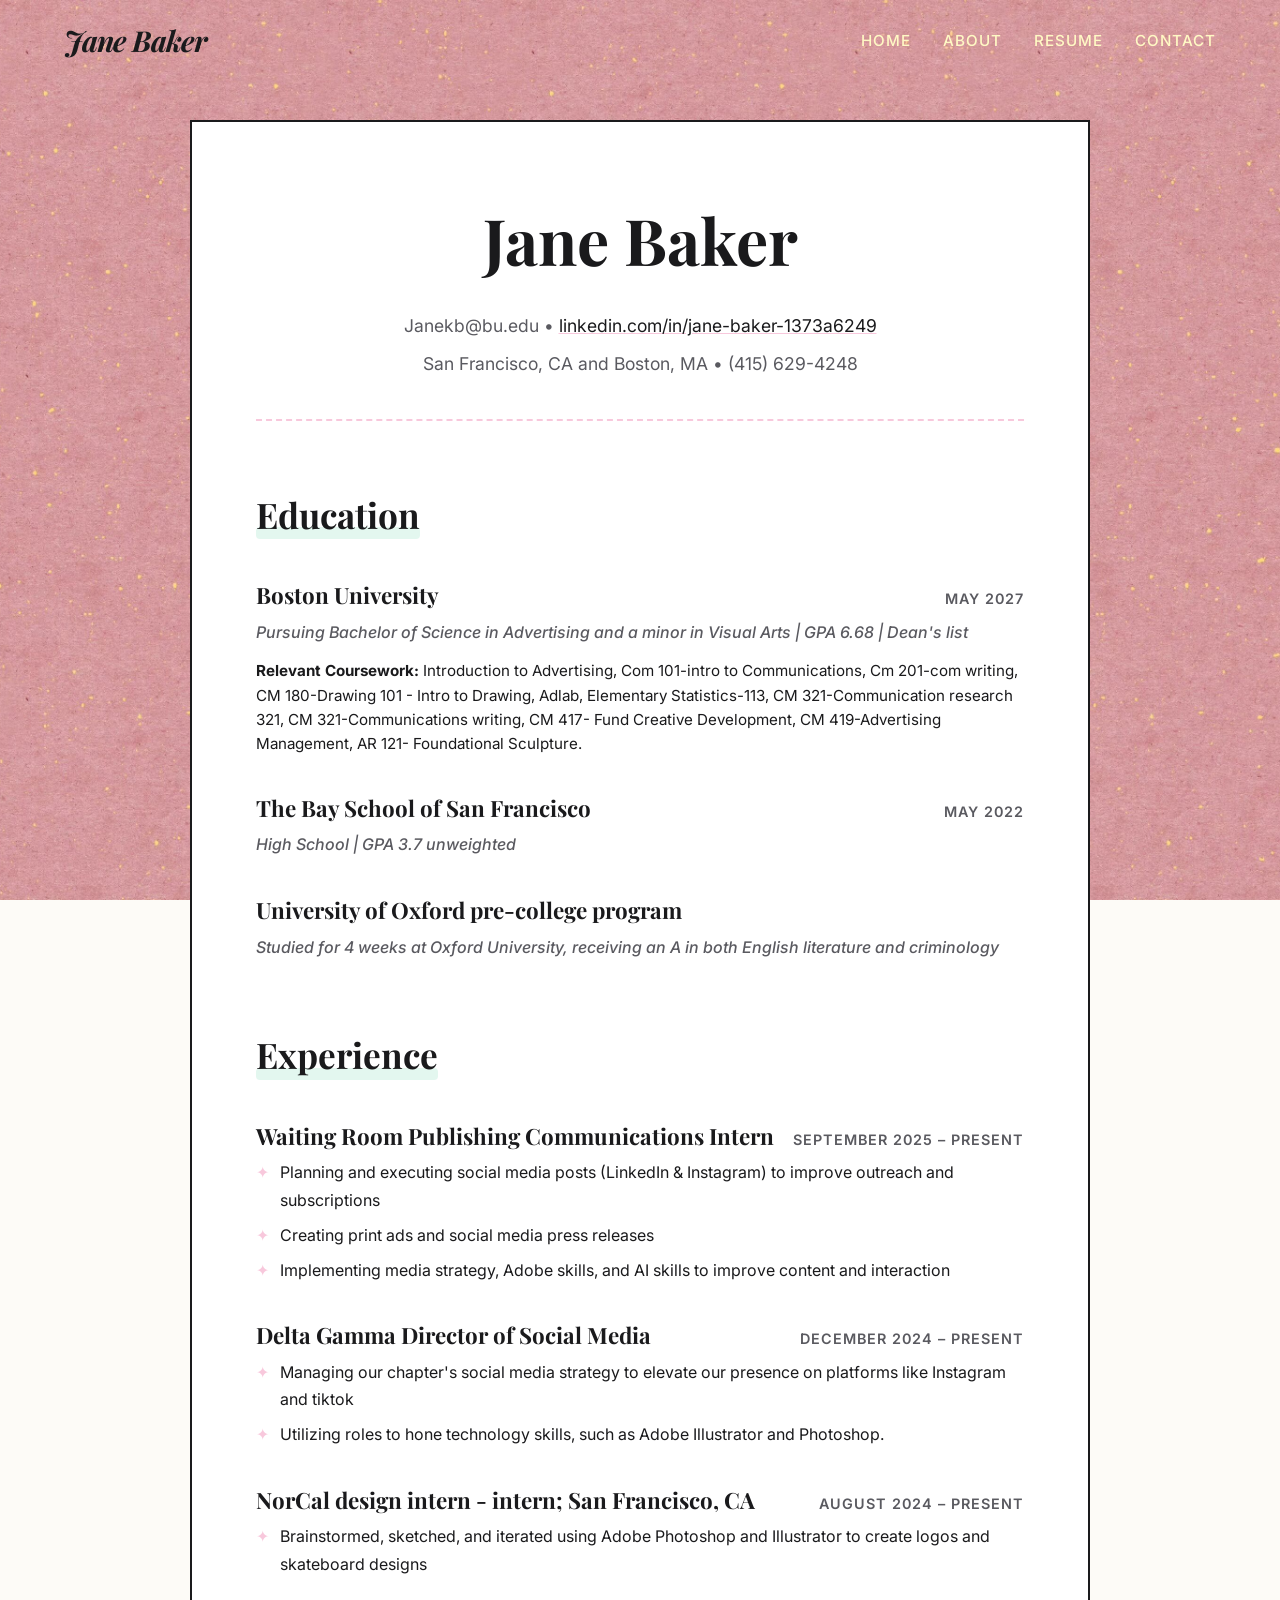
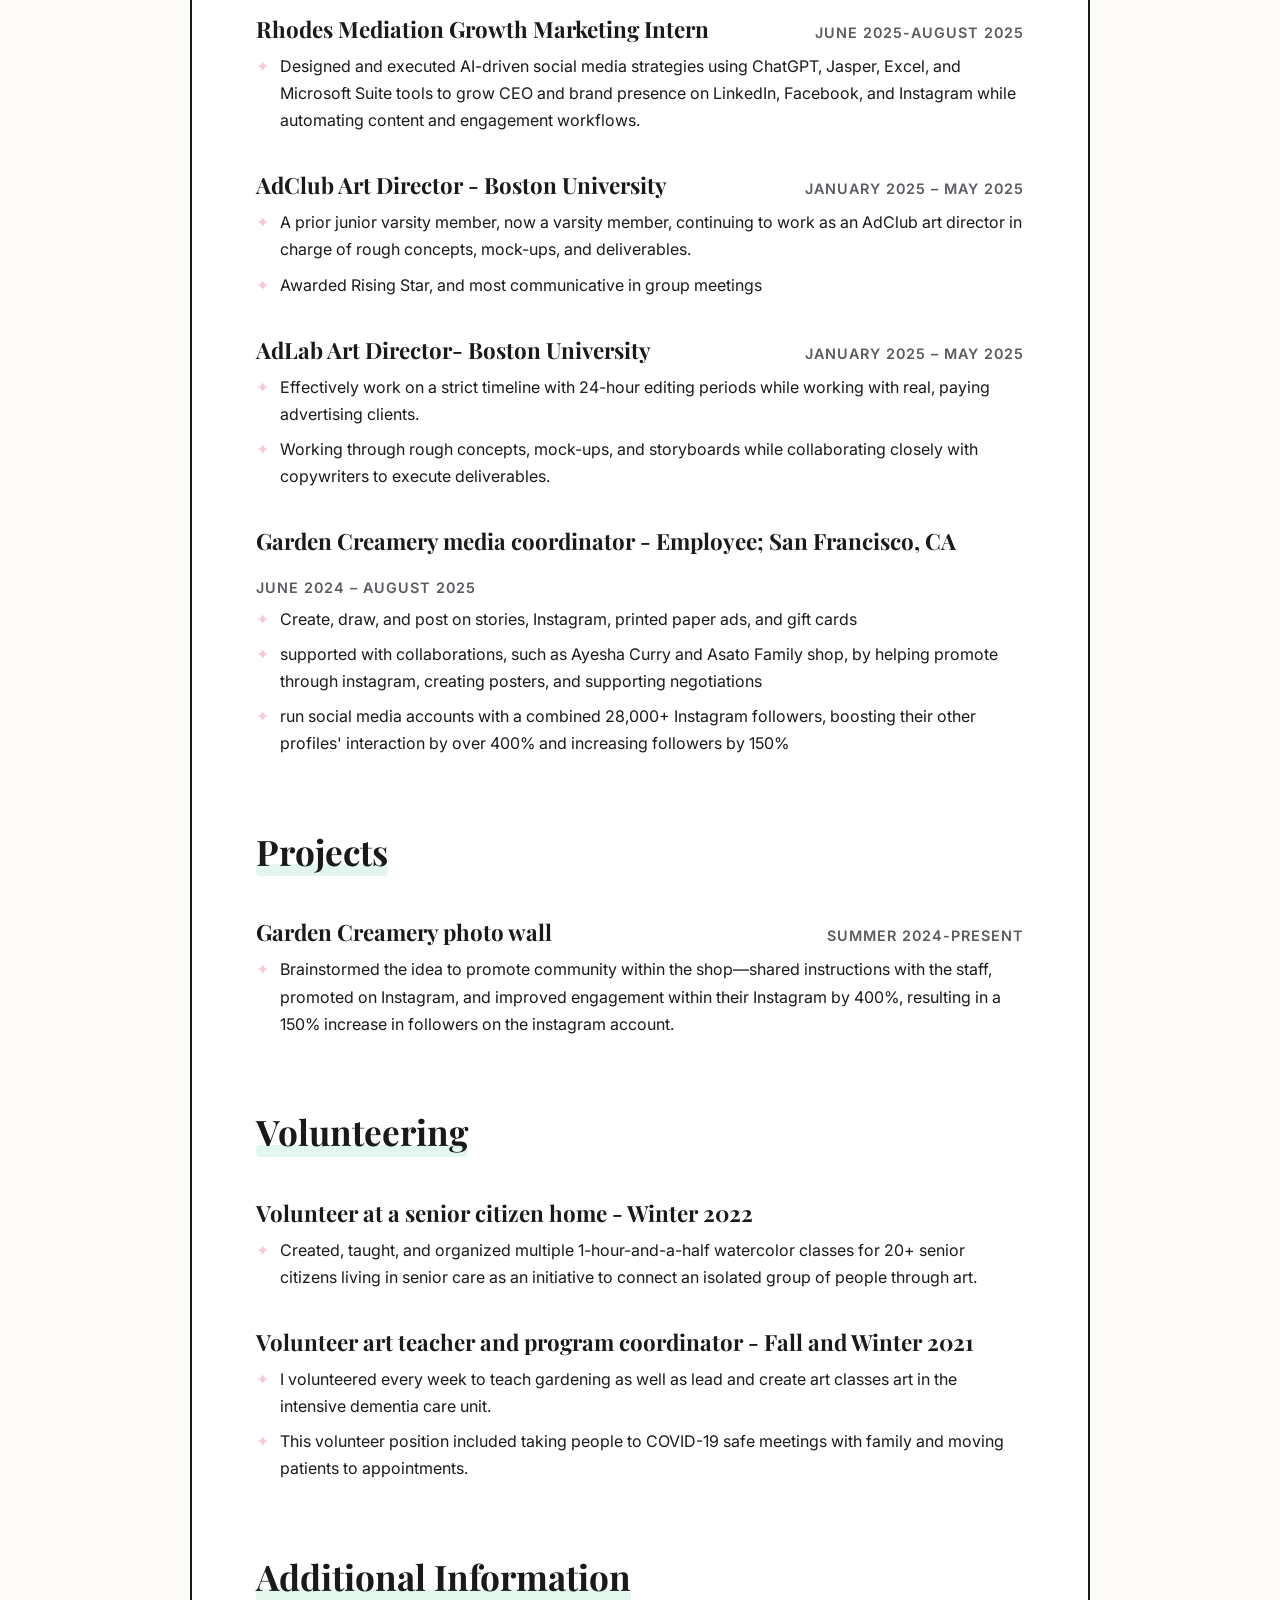
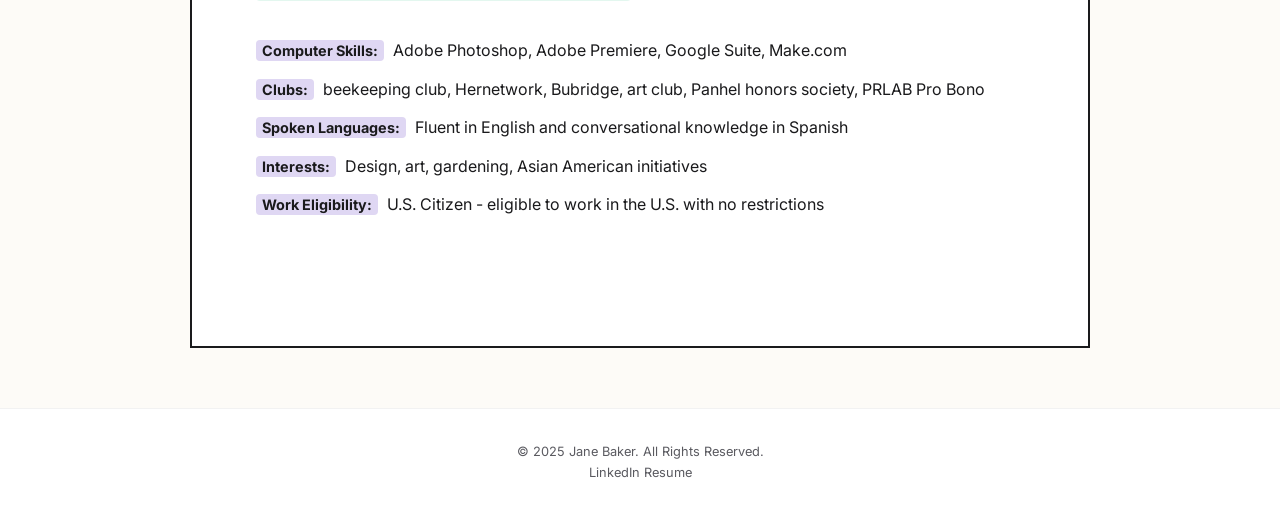
<file: resume.html>
<!DOCTYPE html>
<html lang="en">

<head>
    <meta charset="UTF-8">
    <meta name="viewport" content="width=device-width, initial-scale=1.0">
    <title>Resume | Jane Baker Portfolio</title>
    <!-- Google Fonts -->
    <link
        href="https://fonts.googleapis.com/css2?family=Inter:wght@300;400;500;600;700&family=Playfair+Display:ital,wght@0,400;0,700;1,400;1,700&display=swap"
        rel="stylesheet">
    <link rel="stylesheet" href="style.css">
</head>

<body class="resume-page">
    <header class="site-header">
        <div class="logo">Jane Baker</div>
        <div class="menu-toggle" id="mobile-menu">
            <span></span>
            <span></span>
            <span></span>
        </div>
        <nav id="site-nav">
            <ul>
                <li><a href="index.html#work">Home</a></li>
                <li><a href="index.html#about">About</a></li>
                <li><a href="resume.html">Resume</a></li>
                <li><a href="index.html#contact">Contact</a></li>
            </ul>
        </nav>
    </header>

    <main class="resume-main">
        <section class="resume-header">
            <h1>Jane Baker</h1>
            <div class="resume-contact-info">
                <p>Janekb@bu.edu • <a href="https://www.linkedin.com/in/jane-baker-1373a6249"
                        target="_blank">linkedin.com/in/jane-baker-1373a6249</a></p>
                <p>San Francisco, CA and Boston, MA • (415) 629-4248</p>
            </div>
        </section>

        <section class="resume-section">
            <h2 class="resume-section-title">Education</h2>
            <div class="resume-item">
                <div class="resume-item-header">
                    <h3>Boston University</h3>
                    <span class="resume-date">May 2027</span>
                </div>
                <p class="resume-subtitle">Pursuing Bachelor of Science in Advertising and a minor in Visual Arts | GPA
                    6.68 | Dean's list</p>
                <p class="resume-details"><strong>Relevant Coursework:</strong> Introduction to Advertising, Com
                    101-intro to Communications, Cm 201-com writing, CM 180-Drawing 101 - Intro to Drawing, Adlab,
                    Elementary Statistics-113, CM 321-Communication research 321, CM 321-Communications writing, CM 417-
                    Fund Creative Development, CM 419-Advertising Management, AR 121- Foundational Sculpture.</p>
            </div>
            <div class="resume-item">
                <div class="resume-item-header">
                    <h3>The Bay School of San Francisco</h3>
                    <span class="resume-date">May 2022</span>
                </div>
                <p class="resume-subtitle">High School | GPA 3.7 unweighted</p>
            </div>
            <div class="resume-item">
                <div class="resume-item-header">
                    <h3>University of Oxford pre-college program</h3>
                    <span class="resume-date"></span>
                </div>
                <p class="resume-subtitle">Studied for 4 weeks at Oxford University, receiving an A in both English
                    literature and criminology</p>
            </div>
        </section>

        <section class="resume-section">
            <h2 class="resume-section-title">Experience</h2>
            <div class="resume-item">
                <div class="resume-item-header">
                    <h3>Waiting Room Publishing Communications Intern</h3>
                    <span class="resume-date">September 2025 – Present</span>
                </div>
                <ul class="resume-list">
                    <li>Planning and executing social media posts (LinkedIn & Instagram) to improve outreach and
                        subscriptions</li>
                    <li>Creating print ads and social media press releases</li>
                    <li>Implementing media strategy, Adobe skills, and AI skills to improve content and interaction</li>
                </ul>
            </div>
            <div class="resume-item">
                <div class="resume-item-header">
                    <h3>Delta Gamma Director of Social Media</h3>
                    <span class="resume-date">December 2024 – Present</span>
                </div>
                <ul class="resume-list">
                    <li>Managing our chapter's social media strategy to elevate our presence on platforms like Instagram
                        and tiktok</li>
                    <li>Utilizing roles to hone technology skills, such as Adobe Illustrator and Photoshop.</li>
                </ul>
            </div>
            <div class="resume-item">
                <div class="resume-item-header">
                    <h3>NorCal design intern - intern; San Francisco, CA</h3>
                    <span class="resume-date">August 2024 – Present</span>
                </div>
                <ul class="resume-list">
                    <li>Brainstormed, sketched, and iterated using Adobe Photoshop and Illustrator to create logos and
                        skateboard designs</li>
                </ul>
            </div>
            <div class="resume-item">
                <div class="resume-item-header">
                    <h3>Rhodes Mediation Growth Marketing Intern</h3>
                    <span class="resume-date">June 2025-August 2025</span>
                </div>
                <ul class="resume-list">
                    <li>Designed and executed AI-driven social media strategies using ChatGPT, Jasper, Excel, and
                        Microsoft Suite tools to grow CEO and brand presence on LinkedIn, Facebook, and Instagram while
                        automating content and engagement workflows.</li>
                </ul>
            </div>
            <div class="resume-item">
                <div class="resume-item-header">
                    <h3>AdClub Art Director - Boston University</h3>
                    <span class="resume-date">January 2025 – May 2025</span>
                </div>
                <ul class="resume-list">
                    <li>A prior junior varsity member, now a varsity member, continuing to work as an AdClub art
                        director in charge of rough concepts, mock-ups, and deliverables.</li>
                    <li>Awarded Rising Star, and most communicative in group meetings</li>
                </ul>
            </div>
            <div class="resume-item">
                <div class="resume-item-header">
                    <h3>AdLab Art Director- Boston University</h3>
                    <span class="resume-date">January 2025 – May 2025</span>
                </div>
                <ul class="resume-list">
                    <li>Effectively work on a strict timeline with 24-hour editing periods while working with real,
                        paying advertising clients.</li>
                    <li>Working through rough concepts, mock-ups, and storyboards while collaborating closely with
                        copywriters to execute deliverables.</li>
                </ul>
            </div>
            <div class="resume-item">
                <div class="resume-item-header">
                    <h3>Garden Creamery media coordinator - Employee; San Francisco, CA</h3>
                    <span class="resume-date">June 2024 – August 2025</span>
                </div>
                <ul class="resume-list">
                    <li>Create, draw, and post on stories, Instagram, printed paper ads, and gift cards</li>
                    <li>supported with collaborations, such as Ayesha Curry and Asato Family shop, by helping promote
                        through instagram, creating posters, and supporting negotiations</li>
                    <li>run social media accounts with a combined 28,000+ Instagram followers, boosting their other
                        profiles' interaction by over 400% and increasing followers by 150%</li>
                </ul>
            </div>
        </section>

        <section class="resume-section">
            <h2 class="resume-section-title">Projects</h2>
            <div class="resume-item">
                <div class="resume-item-header">
                    <h3>Garden Creamery photo wall</h3>
                    <span class="resume-date">Summer 2024-Present</span>
                </div>
                <ul class="resume-list">
                    <li>Brainstormed the idea to promote community within the shop—shared instructions with the staff,
                        promoted on Instagram, and improved engagement within their Instagram by 400%, resulting in a
                        150% increase in followers on the instagram account.</li>
                </ul>
            </div>
        </section>

        <section class="resume-section">
            <h2 class="resume-section-title">Volunteering</h2>
            <div class="resume-item">
                <div class="resume-item-header">
                    <h3>Volunteer at a senior citizen home - Winter 2022</h3>
                </div>
                <ul class="resume-list">
                    <li>Created, taught, and organized multiple 1-hour-and-a-half watercolor classes for 20+ senior
                        citizens living in senior care as an initiative to connect an isolated group of people through
                        art.</li>
                </ul>
            </div>
            <div class="resume-item">
                <div class="resume-item-header">
                    <h3>Volunteer art teacher and program coordinator - Fall and Winter 2021</h3>
                </div>
                <ul class="resume-list">
                    <li>I volunteered every week to teach gardening as well as lead and create art classes art in the
                        intensive dementia care unit.</li>
                    <li>This volunteer position included taking people to COVID-19 safe meetings with family and moving
                        patients to appointments.</li>
                </ul>
            </div>
        </section>

        <section class="resume-section">
            <h2 class="resume-section-title">Additional Information</h2>
            <div class="resume-additional">
                <p><strong>Computer Skills:</strong> Adobe Photoshop, Adobe Premiere, Google Suite, Make.com</p>
                <p><strong>Clubs:</strong> beekeeping club, Hernetwork, Bubridge, art club, Panhel honors society, PRLAB
                    Pro Bono</p>
                <p><strong>Spoken Languages:</strong> Fluent in English and conversational knowledge in Spanish</p>
                <p><strong>Interests:</strong> Design, art, gardening, Asian American initiatives</p>
                <p><strong>Work Eligibility:</strong> U.S. Citizen - eligible to work in the U.S. with no restrictions
                </p>
            </div>
        </section>
    </main>

    <footer class="site-footer">
        <p>&copy; 2025 Jane Baker. All Rights Reserved.</p>
        <div class="footer-links">
            <a href="https://www.linkedin.com/in/jane-baker-1373a6249" target="_blank">LinkedIn</a>
            <a href="resume.html">Resume</a>
        </div>
    </footer>
    <script src="script.js"></script>
</body>

</html>
</file>
<file: style.css>
/* CSS Variables & Reset */
:root {
    /* Refined Palette: Sophisticated Pastels & Deep Accents */
    --bg-color: #fdfbf7;
    /* Warm, premium paper white */
    --text-color: #1a1a1c;
    /* Deep onyx for better contrast */
    --secondary-text: #5a5a60;
    /* Muted slate */

    --accent-pink: #f8c8dc;
    /* Softer, more sophisticated pink */
    --accent-mint: #d1f2e5;
    /* Fresh, airy mint */
    --accent-purple: #dfd7f3;
    /* Gentle lavender */
    --accent-gold: #f3e5ab;
    /* Subtle gold for warmth */

    --card-bg: #ffffff;
    --glass-bg: rgba(255, 255, 255, 0.7);

    --font-heading: 'Playfair Display', serif;
    --font-body: 'Inter', sans-serif;

    --spacing-xs: 0.5rem;
    --spacing-sm: 1rem;
    --spacing-md: 2rem;
    --spacing-lg: 4rem;
    --spacing-xl: 8rem;

    --container-width: 1200px;
    --transition-smooth: all 0.4s cubic-bezier(0.165, 0.84, 0.44, 1);
    --shadow-soft: 0 10px 30px rgba(0, 0, 0, 0.05);
    --shadow-medium: 0 15px 45px rgba(0, 0, 0, 0.08);
}

* {
    margin: 0;
    padding: 0;
    box-sizing: border-box;
}

html {
    scroll-behavior: smooth;
}

body {
    background-image: url('Images/e47f07bf6876518902289c1bd51ec1a7.jpg');
    background-size: contain;
    background-position: center;
    background-attachment: fixed;
    background-repeat: repeat;
    color: var(--text-color);
    font-family: var(--font-body);
    line-height: 1.7;
    -webkit-font-smoothing: antialiased;
}

h1,
h2,
h3 {
    font-family: var(--font-heading);
    font-weight: 700;
}

em {
    font-style: italic;
    font-weight: 400;
}

a {
    text-decoration: none;
    color: inherit;
    transition: color 0.3s ease;
}

ul {
    list-style: none;
}

img {
    max-width: 100%;
    display: block;
    object-fit: cover;
}

/* Layout Utilities */
.container {
    max-width: var(--container-width);
    margin: 0 auto;
    padding: 0 var(--spacing-md);
}

/* Header */
.site-header {
    display: flex;
    justify-content: space-between;
    align-items: center;
    padding: var(--spacing-sm) var(--spacing-lg);
    position: fixed;
    top: 0;
    width: 100%;
    background: transparent;
    backdrop-filter: blur(0px);
    z-index: 1000;
    transition: var(--transition-smooth);
}

.site-header.scrolled {
    background: var(--glass-bg);
    backdrop-filter: blur(15px);
    padding: var(--spacing-xs) var(--spacing-lg);
    box-shadow: var(--shadow-soft);
}

.logo {
    font-family: var(--font-heading);
    font-size: 1.8rem;
    font-weight: 700;
    font-style: italic;
    color: var(--text-color);
    letter-spacing: -1px;
}

nav ul {
    display: flex;
    gap: var(--spacing-md);
}

/* Hamburger Menu */
.menu-toggle {
    display: none;
    flex-direction: column;
    gap: 6px;
    cursor: pointer;
    z-index: 1001;
}

.menu-toggle span {
    display: block;
    width: 30px;
    height: 3px;
    background-color: #fff9c4;
    transition: all 0.3s ease;
}

nav a {
    font-size: 0.95rem;
    text-transform: uppercase;
    letter-spacing: 1px;
    font-weight: 500;
    color: #fff9c4;
    /* Yellow as requested */
    position: relative;
}

nav a::after {
    content: '';
    position: absolute;
    width: 0;
    height: 6px;
    bottom: 0px;
    left: 0;
    background: #fff9c4;
    opacity: 0.8;
    transition: width 0.3s ease;
    z-index: -1;
    transform: skewX(-10deg);
}

nav a:hover::after {
    width: 100%;
}

nav a:hover {
    color: var(--text-color);
}

/* Hero Section */
.hero-section {
    min-height: 100vh;
    display: flex;
    align-items: center;
    justify-content: center;
    text-align: center;
    padding: 0 var(--spacing-md);
    position: relative;
    overflow: hidden;
}

/* Decorative Blobs for Hero */
.hero-section::before {
    content: '';
    position: absolute;
    top: -10%;
    left: -10%;
    width: 600px;
    height: 600px;
    background: radial-gradient(circle, var(--accent-purple), transparent 70%);
    opacity: 0.3;
    z-index: -1;
    border-radius: 50%;
    filter: blur(60px);
}

.hero-section::after {
    content: '';
    position: absolute;
    bottom: -10%;
    right: -10%;
    width: 700px;
    height: 700px;
    background: radial-gradient(circle, var(--accent-pink), transparent 70%);
    opacity: 0.3;
    z-index: -1;
    border-radius: 50%;
    filter: blur(60px);
}

.hero-content h1 {
    font-size: 6rem;
    line-height: 1;
    margin-bottom: var(--spacing-md);
    color: var(--text-color);
}

.hero-content h1 span {
    display: block;
    font-size: 3rem;
    font-family: var(--font-body);
    font-weight: 300;
    letter-spacing: 2px;
    margin-bottom: 0.5rem;
}

.subtitle {
    font-size: 1.4rem;
    color: var(--secondary-text);
    margin-bottom: var(--spacing-lg);
    font-weight: 400;
    font-family: var(--font-heading);
    font-style: italic;
}

.btn {
    display: inline-block;
    padding: 1rem 2.5rem;
    border-radius: 50px;
    /* Pill shape */
    font-weight: 600;
    text-transform: uppercase;
    letter-spacing: 1px;
    font-size: 0.9rem;
    transition: all 0.3s ease;
    cursor: pointer;
    border: none;
    position: relative;
    z-index: 1;
}

.btn.primary {
    background-color: var(--text-color);
    color: var(--bg-color);
    box-shadow: 4px 4px 0px var(--accent-mint);
}

.btn.primary:hover {
    transform: translate(-2px, -2px);
    box-shadow: 6px 6px 0px var(--accent-mint);
}

.btn.primary:active {
    transform: translate(2px, 2px);
    box-shadow: 0px 0px 0px var(--accent-mint);
}

/* Portfolio Section */
.portfolio-section {
    padding: var(--spacing-xl) var(--spacing-lg) 6rem !important;
    /* Added 6rem padding at bottom for pink background space */
    max-width: var(--container-width);
    margin: 0 auto;
}

.section-header {
    display: flex;
    flex-direction: column;
    align-items: center;
    margin-bottom: var(--spacing-lg);
    text-align: center;
}

.section-description {
    max-width: 800px;
    margin: 0 auto var(--spacing-md);
    color: var(--secondary-text);
    font-size: 1.1rem;
    line-height: 1.6;
}

.section-header h2 {
    font-size: 3.5rem;
    margin-bottom: var(--spacing-md);
    position: relative;
    display: inline-block;
}

.section-header h2::after {
    content: '';
    position: absolute;
    width: 120%;
    height: 15px;
    bottom: 5px;
    left: -10%;
    background-color: var(--accent-mint);
    z-index: -1;
    opacity: 0.5;
    border-radius: 40% 60% 70% 30% / 40% 50% 60% 50%;
}

/* Cursive Logo Styling */
.section-header.hero-header {
    min-height: 85vh;
    /* Restored to take up most of the screen */
    justify-content: center;
    margin-bottom: var(--spacing-sm);
    padding-top: var(--spacing-lg);
}

.hero-logo-img {
    width: 100%;
    max-width: 900px;
    height: auto;
    display: block;
    margin: 0 auto var(--spacing-md);
    filter: drop-shadow(0 10px 20px rgba(0, 0, 0, 0.05));
    transition: var(--transition-smooth);
}

.hero-logo-img:hover {
    transform: scale(1.02);
}

/* Remove old decorative line - keeping this just in case but modifying target */
.hero-logo-img::after {
    display: none !important;
}

.section-header h2::after {
    display: none !important;
}

.name-part-1 {
    position: relative;
    z-index: 2;
    transform: translateX(-5%);
    /* Slight offset for dynamic feel */
}

.name-part-2 {
    position: relative;
    color: var(--text-color);
    z-index: 1;
    transform: translateX(10%);
    /* Slight offset */
}

/* Visual trick to simulate the swash from the screenshot */
.name-part-1::after {
    content: '';
    position: absolute;
    left: -10%;
    bottom: 0.2em;
    width: 120%;
    height: 0.15em;
    background: var(--text-color);
    z-index: -1;
    border-radius: 50%;
    transform: rotate(-2deg);
    opacity: 0.1;
    /* Subtle underline effect instead of complex SVG swash for now */
    display: none;
    /* Keeping it clean for the font to shine */
}

.filter-buttons {
    display: flex;
    gap: var(--spacing-sm);
    flex-wrap: wrap;
    justify-content: center;
    margin-bottom: var(--spacing-lg);
}

.filter-btn {
    background: transparent;
    border: 2px solid #ffffff;
    color: #ffffff;
    padding: 0.6rem 2rem;
    border-radius: 2rem;
    cursor: pointer;
    font-family: var(--font-body);
    font-size: 0.9rem;
    font-weight: 600;
    transition: all 0.3s ease;
}

.filter-btn:hover,
.filter-btn.active {
    background-color: #fff9c4;
    /* Light yellow */
    color: var(--text-color);
    border-color: #fff9c4;
}

.portfolio-grid {
    display: grid;
    grid-template-columns: repeat(auto-fit, minmax(320px, 1fr));
    gap: var(--spacing-lg);
    padding: 0 var(--spacing-md);
    justify-content: center;
}

/* Larger gap for airy feel */

/* Specific styling for staggered grid effect if desired, usually simpler to keep standard grid for functionality */

.portfolio-item {
    opacity: 0;
    transform: translateY(30px);
    transition: var(--transition-smooth);
    display: flex;
    flex-direction: column;
}

.portfolio-item.visible {
    opacity: 1;
    transform: translateY(0);
}

.image-wrapper {
    overflow: hidden;
    margin-bottom: var(--spacing-sm);
    aspect-ratio: 4/5;
    background-color: var(--accent-mint);
    position: relative;
    border-radius: 8px;
    box-shadow: var(--shadow-soft);
    transition: var(--transition-smooth);
}

.portfolio-item:hover .image-wrapper {
    transform: translateY(-10px);
    box-shadow: var(--shadow-medium);
}

.image-wrapper img,
.image-wrapper video {
    width: 100%;
    height: 100%;
    object-fit: cover;
    transition: all 0.5s ease;
    mix-blend-mode: normal;
    opacity: 1;
}

.portfolio-item:hover .image-wrapper img,
.portfolio-item:hover .image-wrapper video {
    transform: scale(1.05);
    opacity: 0.7;
    /* Reveal blue bg */
    mix-blend-mode: multiply;
    /* Tint effect */
    filter: grayscale(20%);
    /* Optional: helps the blue tint pop */
}

.portfolio-item .content {
    text-align: center;
}

.portfolio-item .content h3 {
    font-family: var(--font-heading);
    font-size: 1.5rem;
    margin-bottom: 0.25rem;
    font-style: italic;
    font-weight: 700;
    color: #ffffff;
    /* White title as requested */
}

.portfolio-item .content p {
    color: #fff9c4;
    /* Yellow category as requested */
    font-size: 0.9rem;
    text-transform: uppercase;
    letter-spacing: 1px;
    font-size: 0.75rem;
    font-weight: 600;
}

/* About Section */
.about-section {
    padding: var(--spacing-xl) var(--spacing-lg);
    background-color: #fff;
    /* Stark white section */
    position: relative;
}

.about-container {
    max-width: 800px;
    margin: 0 auto;
    text-align: center;
    position: relative;
    z-index: 1;
}

/* Decorative element for about */
.about-section::before {
    /* Keeping the original blob just in case, or we can remove if it conflicts.
       Let's hide it for now to let the new images shine */
    display: none;
}

.about-deco-large-secondary {
    display: none;
    /* Hide old class to be safe, using new divider class instead */
}

/* Ensure text sits on top */
.about-text {
    position: relative;
    z-index: 2;
    transform: none;
    /* Restored to full centered */
}

/* Ensure container allows overflow or has enough room */
.about-container {
    max-width: 1200px;
    /* Increased to accommodate the 1125px header image */
    margin: 0 auto;
    text-align: center;
    position: relative;
    z-index: 1;
    display: flex;
    flex-direction: column;
    align-items: center;
    overflow: visible;
}

.about-section {
    padding: 6rem 0 !important;
    /* Added 6rem top/bottom white padding as requested */
    background-color: #fff;
    position: relative;
    overflow-x: hidden;
    margin-bottom: 0;
}

.about-title-deco {
    width: 100%;
    display: flex;
    justify-content: center;
    align-items: center;
    margin: 0;
    z-index: 10;
}

.about-title-deco img {
    width: 100%;
    max-width: 500px;
    height: auto;
    filter: saturate(1.1) opacity(0.9);
    display: block;
    margin: 0 auto;
}

.about-header-img {
    display: block;
    margin: 0 auto !important;
    /* Force zero vertical margin and center */
    max-width: 478px;
    /* Reduced by 15% from 562px */
    width: 100%;
    height: auto;
    z-index: 3;
}

.about-text p {
    font-size: 1.1rem;
    /* Slightly larger as requested */
    color: var(--text-color);
    margin-bottom: var(--spacing-md);
    line-height: 1.8;
    text-align: center;
    /* Ensuring center alignment */
}

.profile-image {
    width: 201px;
    height: 201px;
    border-radius: 0;
    object-fit: cover;
    display: block;
    margin: 0 auto var(--spacing-sm);
    /* Tightened bottom margin for email below it */
    box-shadow: 0 4px 12px rgba(0, 0, 0, 0.1);
    position: relative;
    z-index: 3;
}

/* Contact Section */
.contact-section {
    padding: var(--spacing-lg);
    /* Restored vertical spacing */
    text-align: center;
    min-height: 40vh;
    /* Reduced min-height slightly */
    display: flex;
    flex-direction: column;
    justify-content: center;
    background-color: #fff;
    position: relative;
    overflow: hidden;
}

.contact-content {
    position: relative;
    z-index: 2;
}

.contact-content h2 {
    font-size: 4rem;
    margin-bottom: var(--spacing-md);
}

.email-link,
.contact-info-link {
    font-size: 1.5rem;
    color: #000000;
    /* Black as requested */
    font-family: var(--font-heading);
    font-style: italic;
    display: block;
    /* Ensure they vertical stack */
    margin: 0.5rem auto;
    text-decoration: none;
}

.email-link:hover,
.contact-info-link:hover {
    opacity: 0.7;
}

.social-links {
    margin-top: var(--spacing-md);
    /* Reduced from spacing-lg */
    display: flex;
    justify-content: center;
    gap: var(--spacing-md);
}

.social-links a {
    color: var(--text-color);
    font-size: 1rem;
    text-transform: uppercase;
    letter-spacing: 1px;
    font-weight: 600;
}

.contact-deco-bottom {
    display: block;
    width: 100vw;
    max-width: none;
    height: auto;
    opacity: 0.8;
    /* Increased for more vibrance */
    filter: saturate(1.25);
    /* Halved saturation as requested */
    position: relative;
    left: 50%;
    transform: translateX(-50%);
    margin-top: -1rem;
    /* Pull up to touch the text even more */
    z-index: 1;
}

.social-links a:hover {
    color: var(--accent-pink);
    /* Or another accent */
}

/* Footer */
footer {
    padding: var(--spacing-md);
    text-align: center;
    color: var(--secondary-text);
    font-size: 0.8rem;
    background-color: #fff;
    /* Ensure it's white to cover any background images */
    border-top: 1px solid rgba(0, 0, 0, 0.05);
    position: relative;
    z-index: 4;
}

/* Responsive */
@media (max-width: 1024px) {
    .portfolio-grid {
        gap: 3rem;
    }

    .hero-logo-img {
        width: 100%;
    }
}

@media (max-width: 768px) {
    .site-header {
        padding: var(--spacing-sm) var(--spacing-md);
        background: rgba(0, 0, 0, 0.2);
        backdrop-filter: blur(10px);
        position: fixed;
    }

    .menu-toggle {
        display: flex;
    }

    .menu-toggle.active span:nth-child(1) {
        transform: translateY(9px) rotate(45deg);
    }

    .menu-toggle.active span:nth-child(2) {
        opacity: 0;
    }

    .menu-toggle.active span:nth-child(3) {
        transform: translateY(-9px) rotate(-45deg);
    }

    nav {
        position: fixed;
        top: 0;
        right: -100%;
        width: 80%;
        height: 100vh;
        background: var(--bg-color);
        padding: 80px 40px;
        transition: right 0.4s ease;
        box-shadow: -10px 0 30px rgba(0, 0, 0, 0.1);
    }

    nav.active {
        right: 0;
    }

    nav ul {
        flex-direction: column;
        gap: 2rem;
    }

    nav a {
        color: var(--text-color);
        font-size: 1.5rem;
    }

    .hero-content h1 {
        font-size: 3.5rem;
    }

    .hero-content h1 span {
        font-size: 1.5rem;
    }

    .section-header h2,
    .contact-content h2 {
        font-size: 2.5rem;
    }

    .portfolio-grid {
        grid-template-columns: 1fr;
        padding: 0 1rem;
    }

    .image-wrapper {
        outline-offset: 5px;
        box-shadow: 0 0 0 5px #ffffff, 10px 10px 0px rgba(0, 0, 0, 0.05);
    }

    .portfolio-item:hover .image-wrapper {
        outline-offset: 8px;
        box-shadow: 0 0 0 8px #ffffff, 15px 15px 0px var(--accent-purple);
    }

    .about-header-img {
        max-width: 300px;
    }

    .about-title-deco img {
        width: 90%;
    }

    #modal-gallery-grid {
        grid-template-columns: 1fr;
    }

    .email-link {
        font-size: 1.2rem;
    }

    .contact-info-link {
        font-size: 1.2rem;
    }
}

@media (max-width: 480px) {
    .hero-logo-img {
        width: 120%;
        margin-left: -10%;
    }

    .section-header.hero-header {
        min-height: 60vh;
    }
}

/* Modal Styling */
.modal {
    display: none;
    position: fixed;
    z-index: 2000;
    left: 0;
    top: 0;
    width: 100%;
    height: 100%;
    overflow: auto;
    background-color: rgba(255, 255, 255, 0.85);
    backdrop-filter: blur(5px);
    opacity: 0;
    transition: opacity 0.3s ease;
}

.modal.show {
    opacity: 1;
}

.modal-content {
    margin: 5% auto;
    padding: 20px;
    width: 80%;
    max-width: 1000px;
    display: flex;
    flex-direction: column;
    gap: 20px;
    /* align-items: center; removed to let grid work fully */
}

.modal-title {
    color: var(--text-color);
    font-size: 2rem;
    text-align: center;
    font-family: var(--font-heading);
    margin-bottom: 20px;
}

.modal-description {
    color: var(--text-color);
    font-size: 1.3rem;
    line-height: 1.6;
    max-width: 800px;
    margin: 0 auto 30px;
    text-align: center;
}

#modal-gallery-grid {
    display: grid;
    grid-template-columns: 1fr 1fr;
    gap: 20px;
    width: 100%;
}

.close-modal {
    position: absolute;
    top: 15px;
    right: 35px;
    color: var(--text-color);
    font-size: 40px;
    font-weight: bold;
    cursor: pointer;
    transition: color 0.3s ease;
    z-index: 2001;
}

.close-modal:hover,
.close-modal:focus {
    color: var(--accent-pink);
}

.gallery-item {
    width: 100%;
    /* margin-bottom: 30px; handled by grid gap */
    text-align: center;
}

.gallery-item img,
.gallery-item video {
    width: 100%;
    border-radius: 8px;
    display: block;
}

.pdf-download-link {
    display: flex;
    flex-direction: column;
    align-items: center;
    justify-content: center;
    padding: 20px;
    background: rgba(255, 255, 255, 0.1);
    border: 2px dashed rgba(255, 255, 255, 0.3);
    border-radius: 12px;
    text-decoration: none;
    color: var(--text-color);
    transition: all 0.3s ease;
    min-height: 150px;
}

.pdf-download-link:hover {
    background: rgba(255, 255, 255, 0.2);
    border-color: var(--accent-color);
    transform: translateY(-5px);
}

.pdf-icon {
    font-size: 3rem;
    margin-bottom: 10px;
}

.pdf-download-link span {
    font-family: 'Inter', sans-serif;
    font-weight: 500;
}

.gallery-item video {
    outline: none;
}

/* Resume Page Styles */
.resume-page {
    background-color: var(--bg-color);
}

.resume-main {
    max-width: 900px;
    margin: 120px auto 60px;
    padding: var(--spacing-lg);
    background: #ffffff;
    box-shadow: 15px 15px 0px var(--accent-lavender);
    border: 2px solid var(--text-color);
    position: relative;
    z-index: 10;
}

.resume-header {
    text-align: center;
    margin-bottom: var(--spacing-lg);
    padding-bottom: var(--spacing-md);
    border-bottom: 2px dashed var(--accent-pink);
}

.resume-header h1 {
    font-size: 4rem;
    margin-bottom: 1rem;
    color: var(--text-color);
}

.resume-contact-info p {
    font-size: 1.1rem;
    color: var(--secondary-text);
    margin-bottom: 0.5rem;
}

.resume-contact-info a {
    color: var(--text-color);
    text-decoration: underline;
    text-decoration-color: var(--accent-pink);
}

.resume-section {
    margin-bottom: var(--spacing-lg);
}

.resume-section-title {
    font-size: 2.2rem;
    margin-bottom: var(--spacing-md);
    position: relative;
    display: inline-block;
}

.resume-section-title::after {
    content: '';
    position: absolute;
    width: 100%;
    height: 12px;
    bottom: 5px;
    left: 0;
    background-color: var(--accent-mint);
    z-index: -1;
    opacity: 0.6;
    border-radius: 4px;
}

.resume-item {
    margin-bottom: var(--spacing-md);
}

.resume-item-header {
    display: flex;
    justify-content: space-between;
    align-items: baseline;
    margin-bottom: 0.3rem;
    flex-wrap: wrap;
    gap: 1rem;
}

.resume-item-header h3 {
    font-size: 1.4rem;
    color: var(--text-color);
}

.resume-date {
    font-weight: 600;
    color: var(--secondary-text);
    font-size: 0.9rem;
    text-transform: uppercase;
    letter-spacing: 1px;
}

.resume-subtitle {
    font-style: italic;
    color: var(--secondary-text);
    margin-bottom: 0.8rem;
    font-weight: 500;
}

.resume-list {
    list-style: none;
    padding-left: 1.5rem;
}

.resume-list li {
    margin-bottom: 0.5rem;
    position: relative;
}

.resume-list li::before {
    content: "✦";
    position: absolute;
    left: -1.5rem;
    color: var(--accent-pink);
}

.resume-details {
    margin-top: 0.5rem;
    font-size: 0.95rem;
    line-height: 1.6;
}

.resume-additional p {
    margin-bottom: 0.8rem;
    line-height: 1.6;
}

.resume-additional strong {
    color: var(--text-color);
    background-color: var(--accent-purple);
    padding: 2px 6px;
    border-radius: 4px;
    font-size: 0.9rem;
    margin-right: 5px;
}

@media (max-width: 768px) {
    .resume-main {
        margin: 100px 20px 40px;
        padding: var(--spacing-md);
    }

    .resume-header h1 {
        font-size: 3rem;
    }

    .resume-item-header {
        flex-direction: column;
        gap: 0.2rem;
    }
}
</file>
